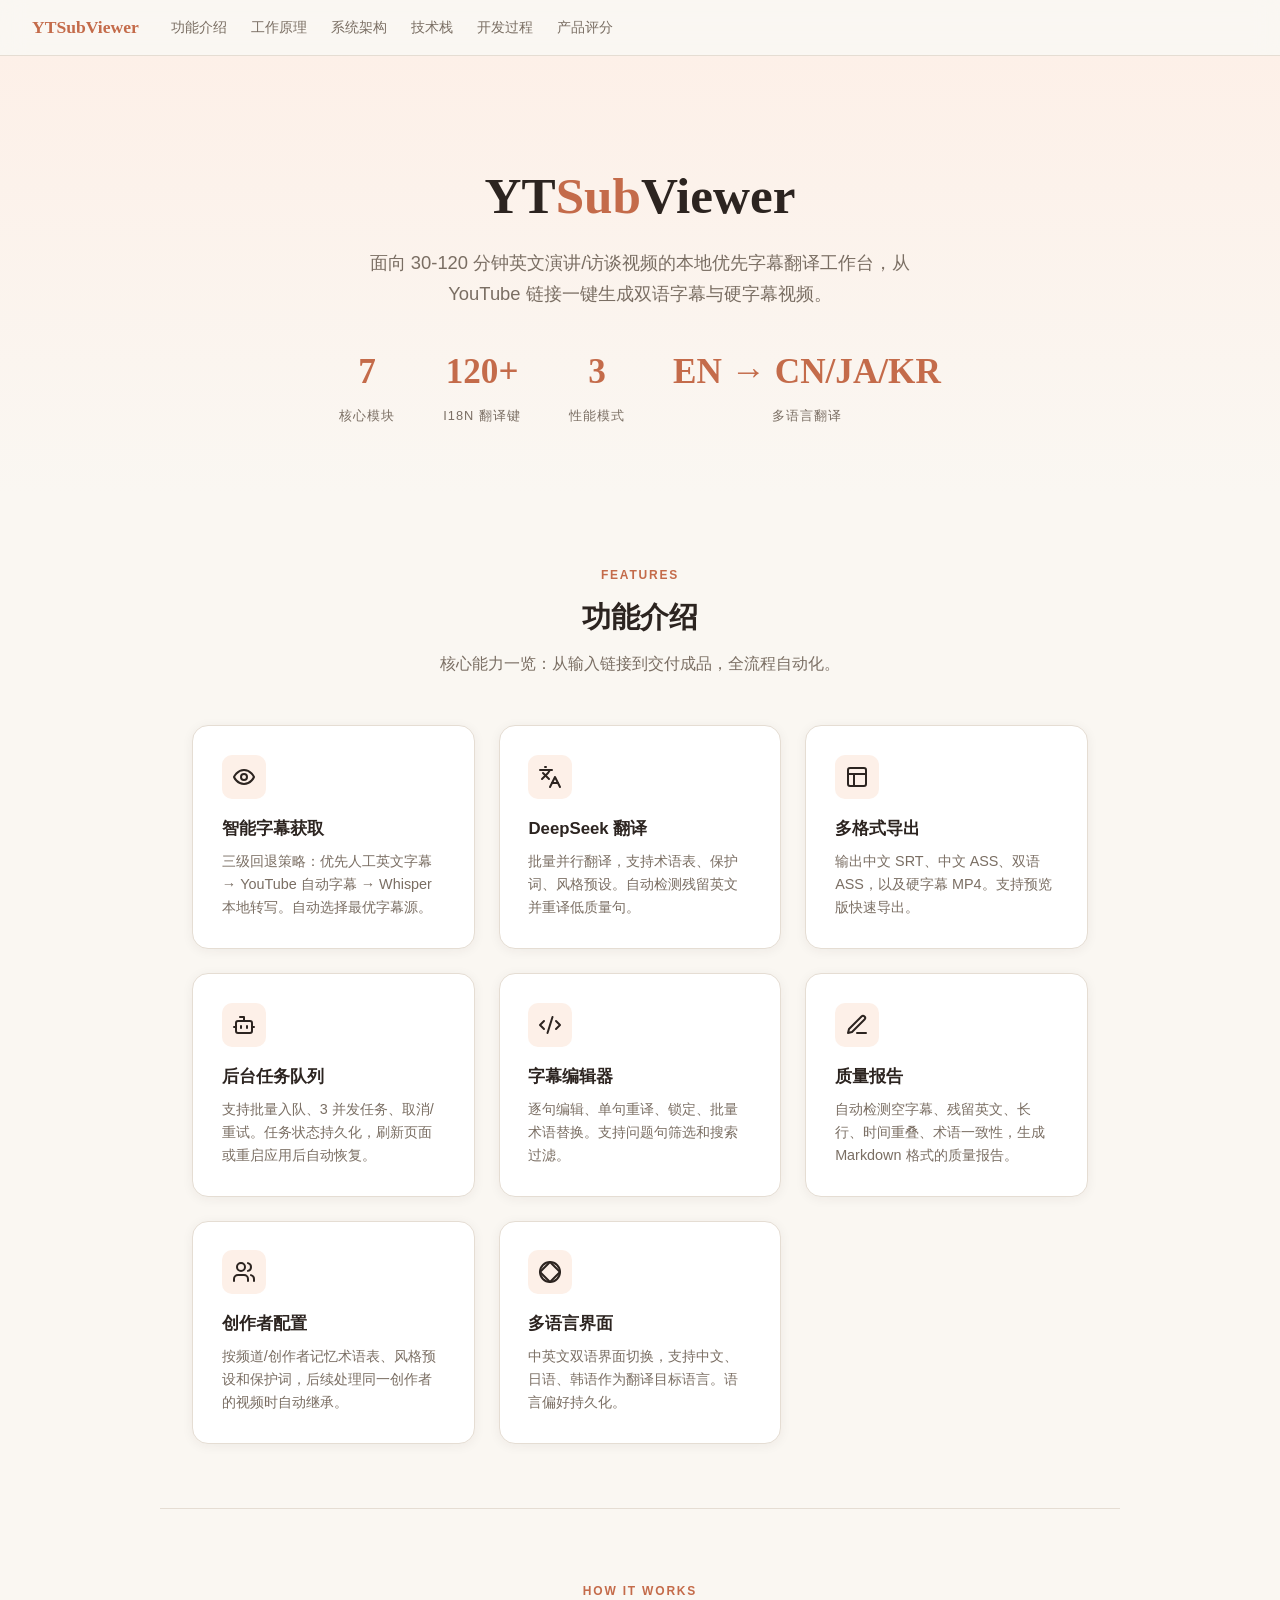
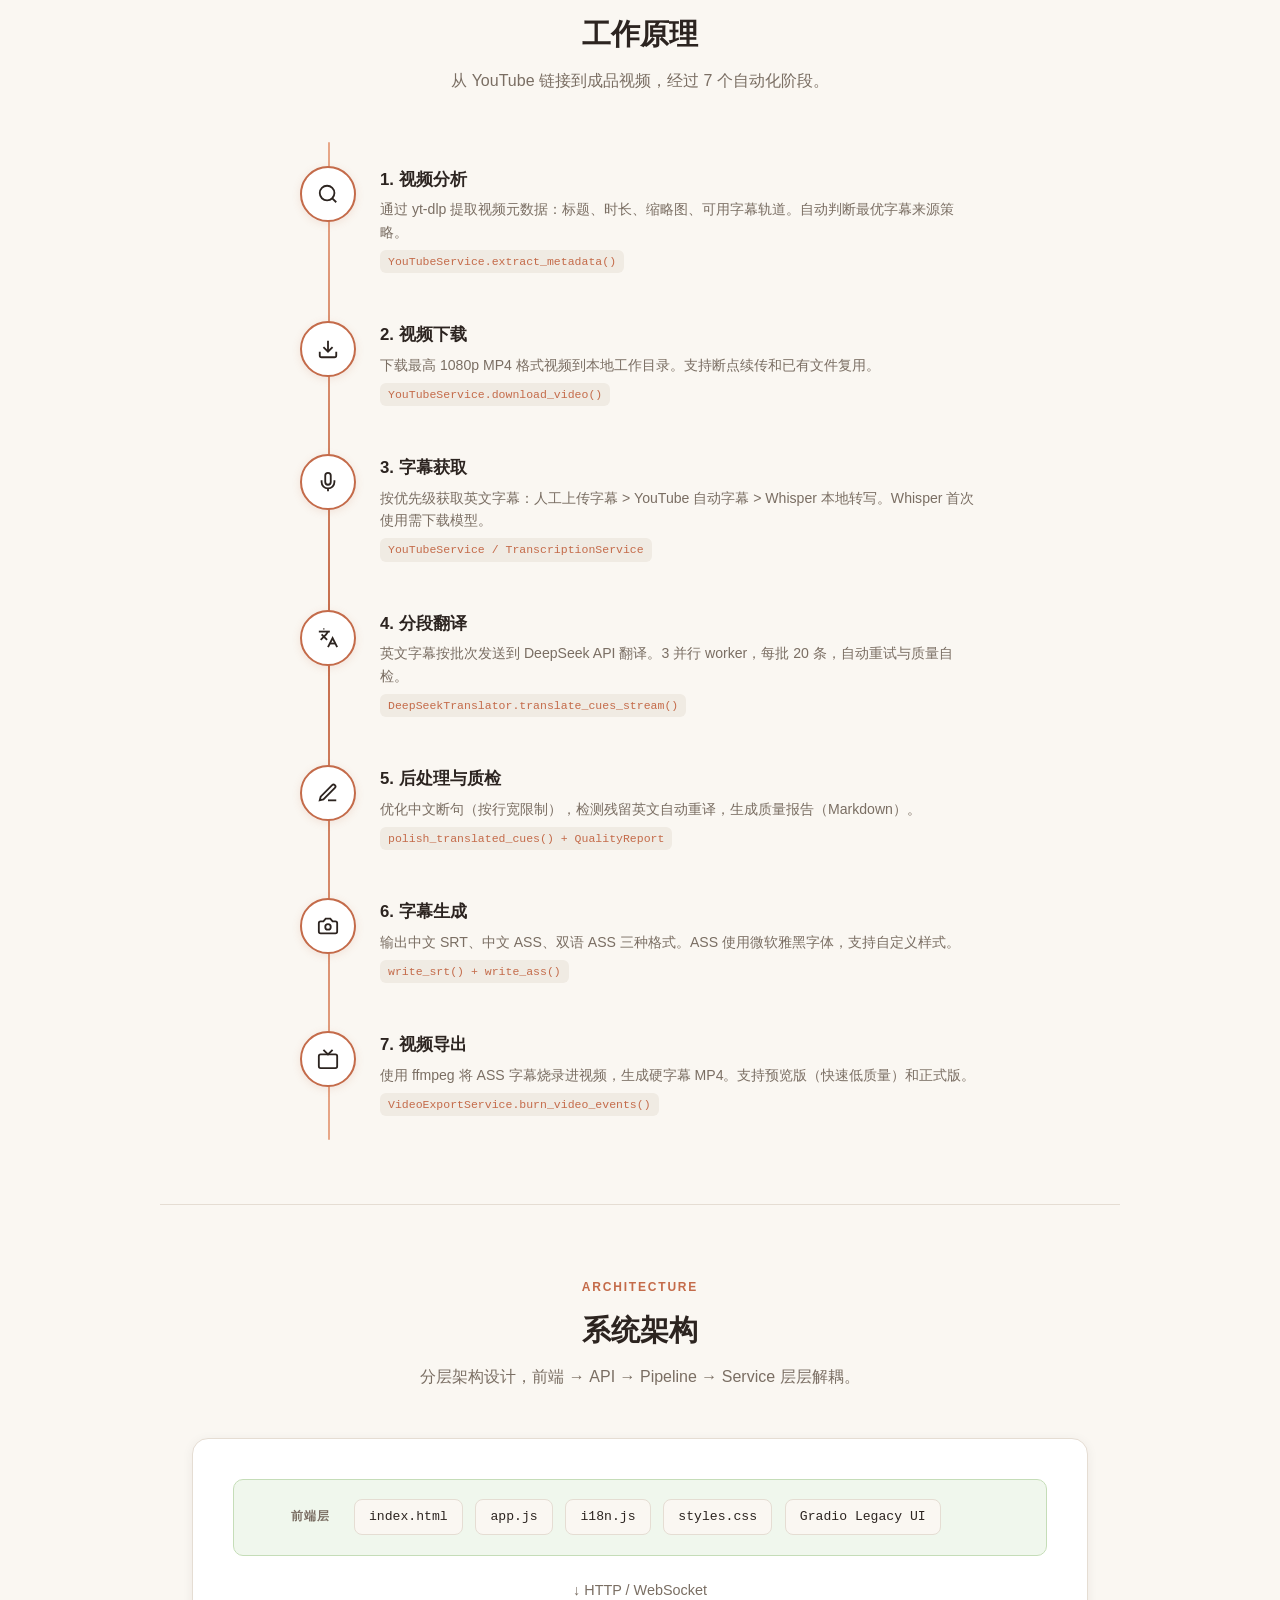
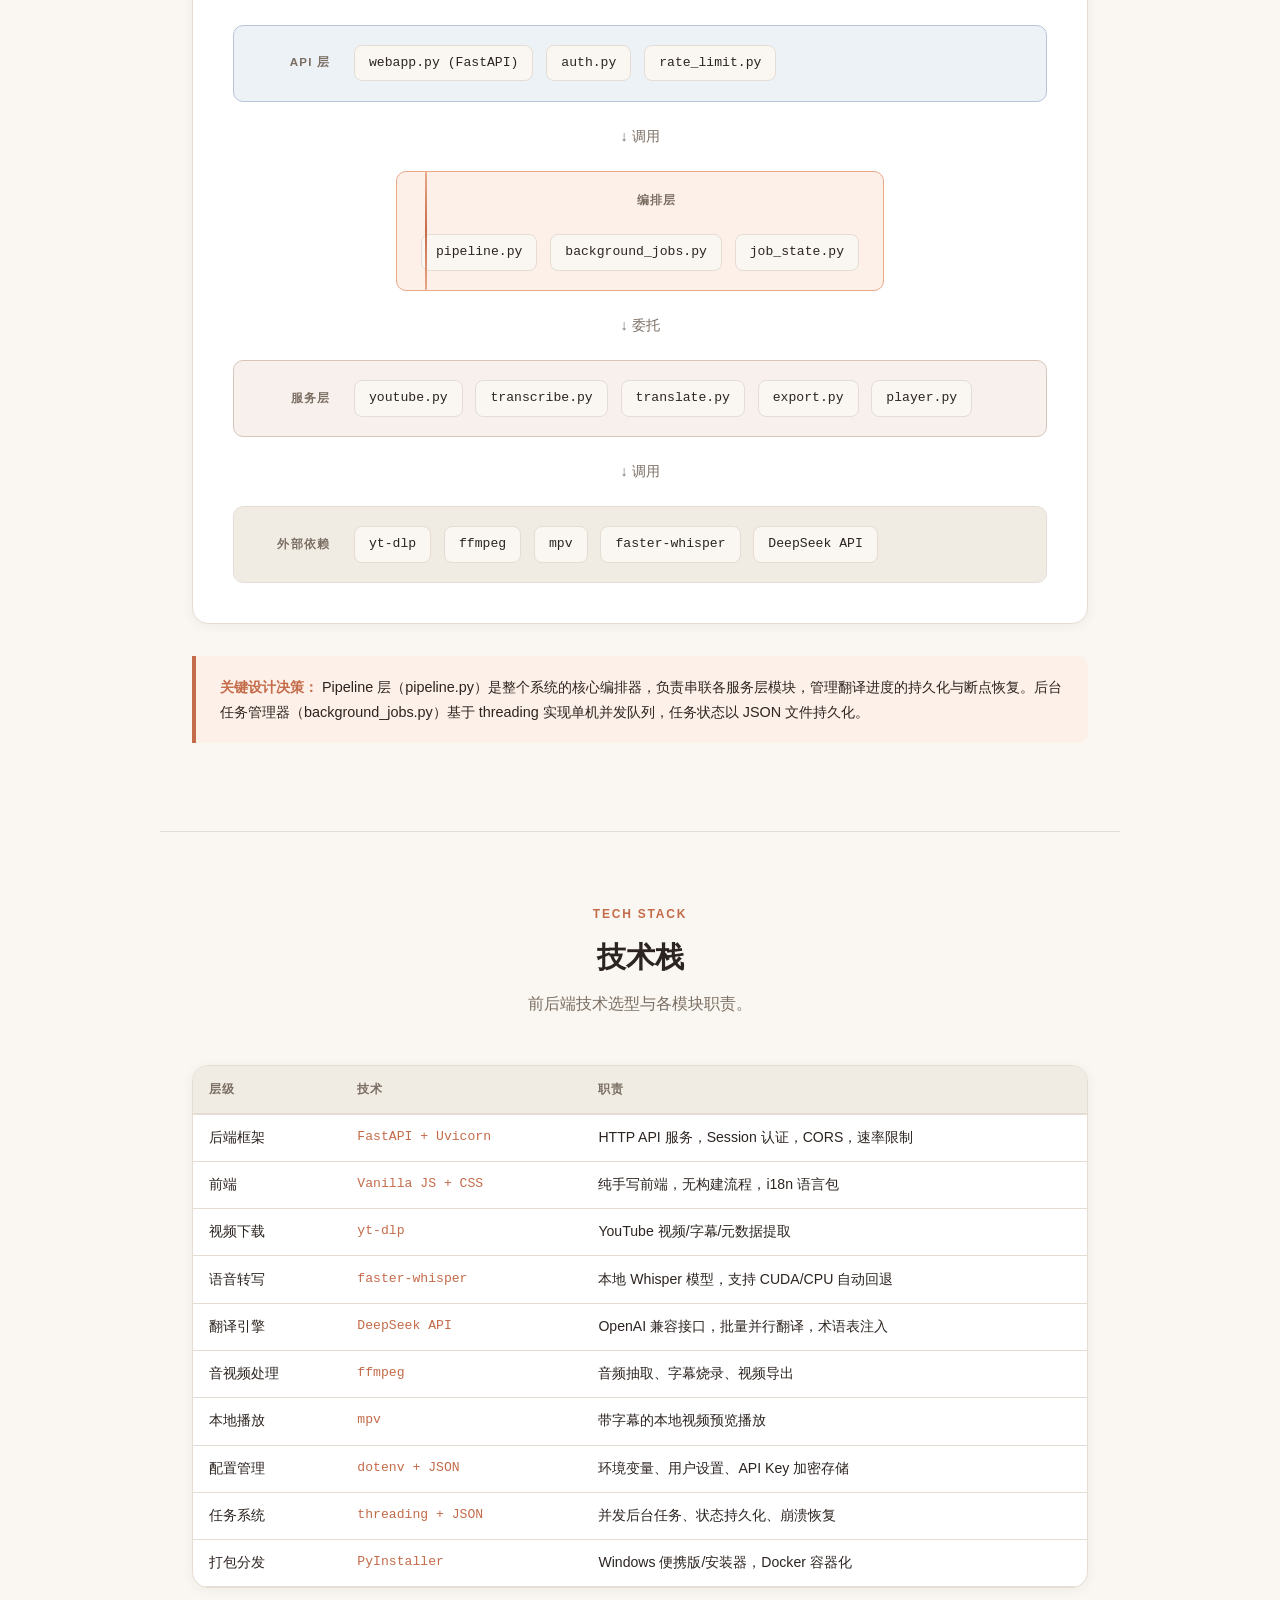
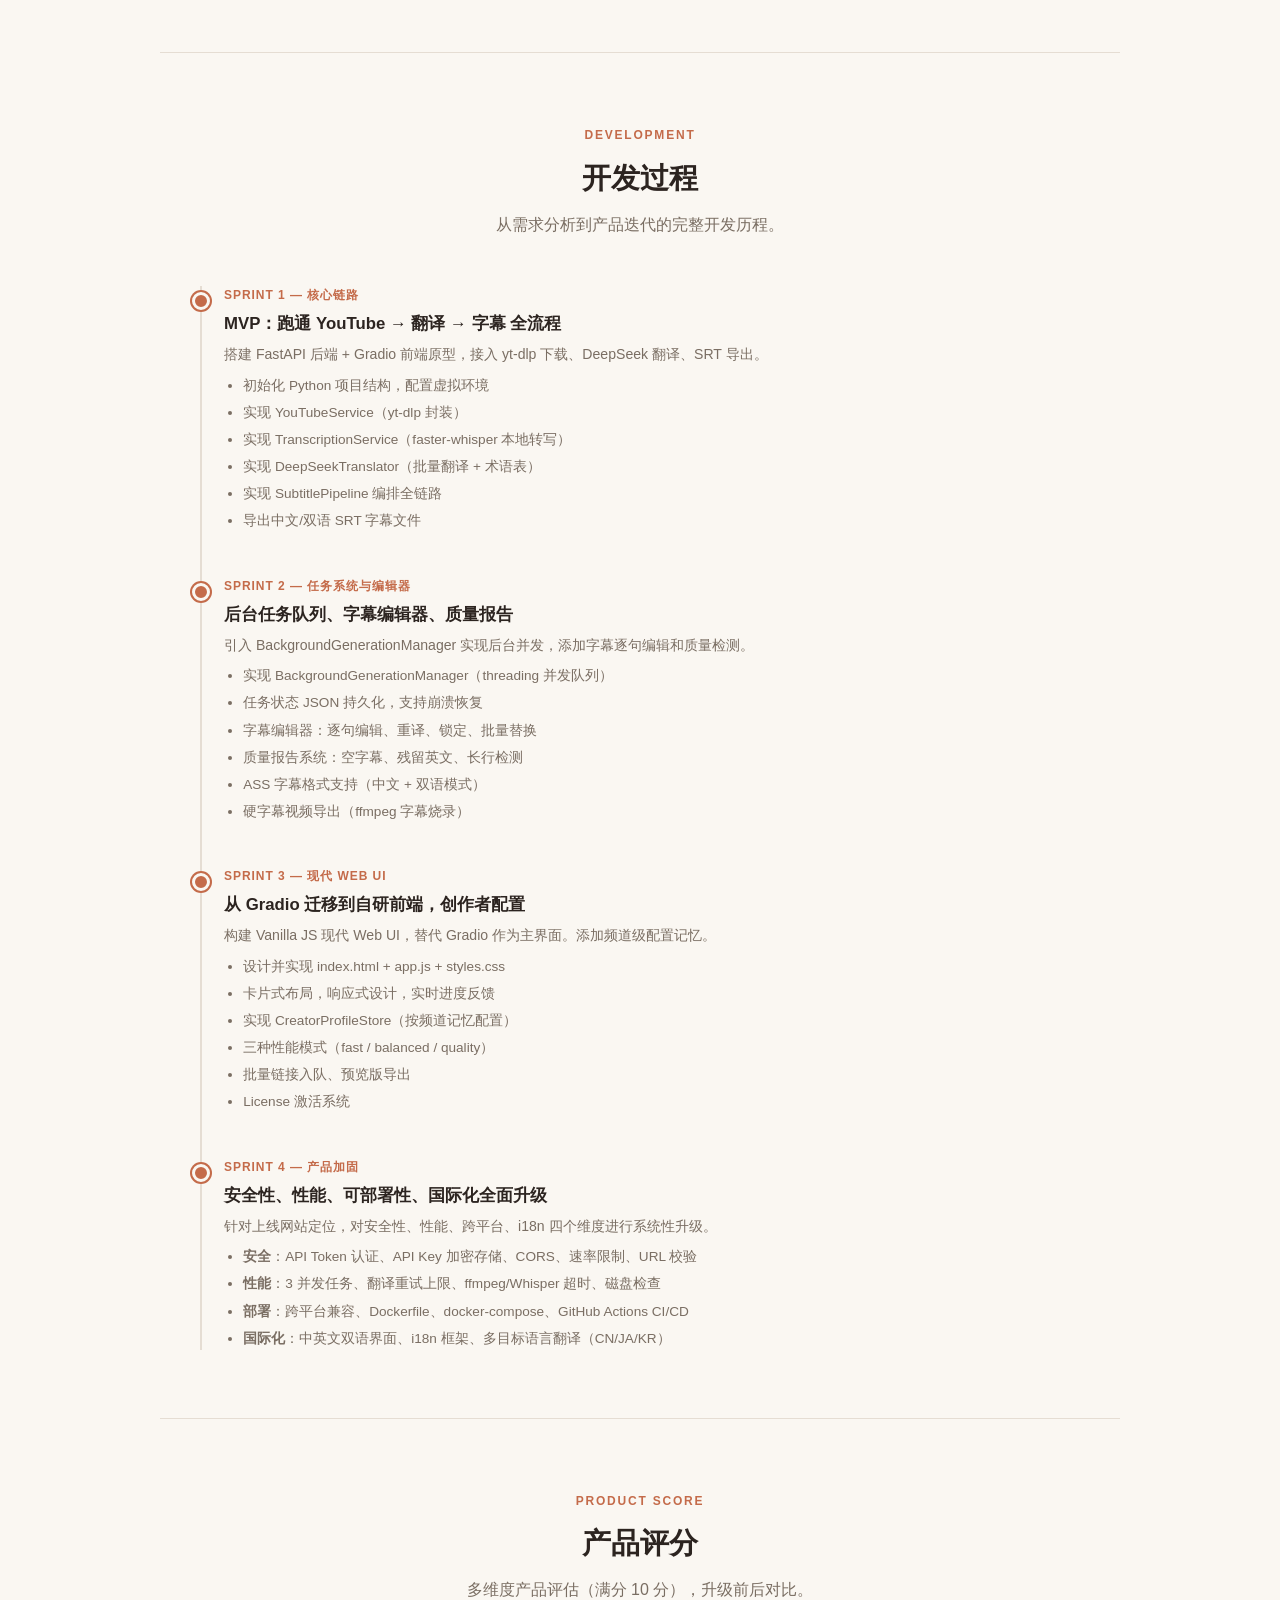
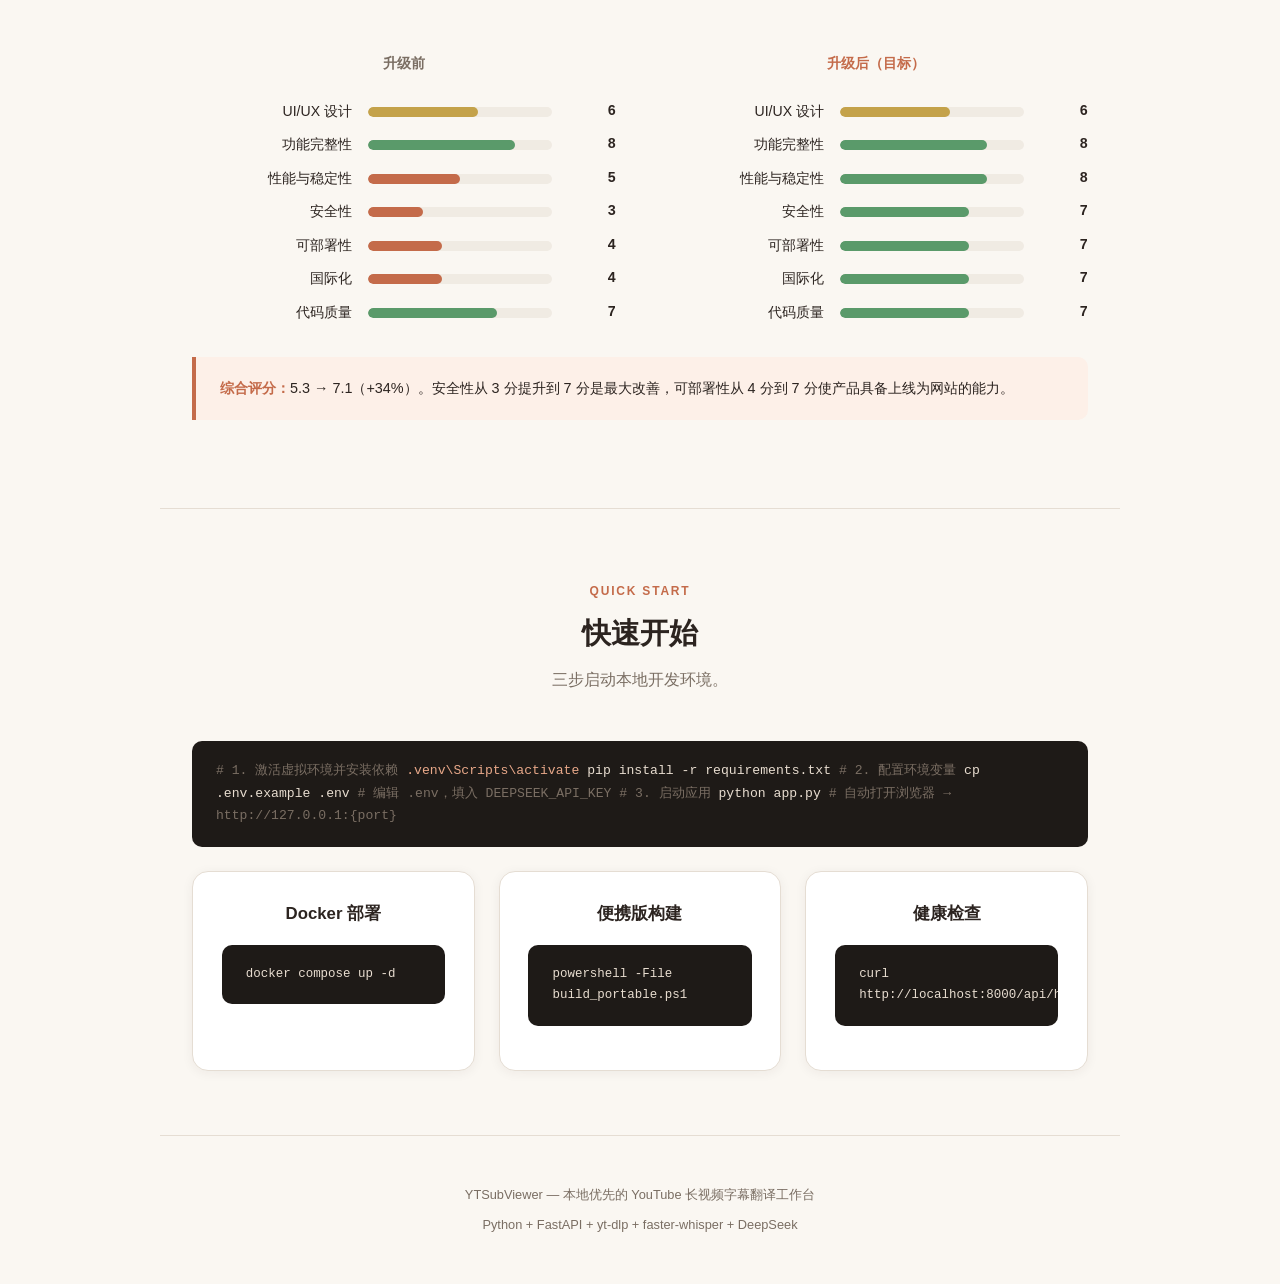
<file: docs/index.html>
<!DOCTYPE html>
<html lang="zh-CN">
<head>
  <meta charset="UTF-8">
  <meta name="viewport" content="width=device-width, initial-scale=1.0">
  <title>YTSubViewer — 产品介绍</title>
  <style>
    :root {
      --bg: #faf7f2;
      --bg-alt: #f0ebe3;
      --bg-card: #ffffff;
      --text: #2c2420;
      --text-muted: #7a6e63;
      --accent: #c46b4a;
      --accent-light: #e8a889;
      --accent-bg: #fdf0e8;
      --border: #e5ddd3;
      --shadow: 0 2px 12px rgba(44, 36, 32, 0.06);
      --radius: 16px;
      --radius-sm: 10px;
      --font-serif: "Noto Serif SC", "Source Han Serif SC", "Songti SC", serif;
      --font-sans: "Noto Sans SC", "Source Han Sans SC", -apple-system, BlinkMacSystemFont, sans-serif;
      --mono: "JetBrains Mono", "Fira Code", "Cascadia Code", monospace;
    }

    * { margin: 0; padding: 0; box-sizing: border-box; }

    html {
      scroll-behavior: smooth;
      font-size: 16px;
    }

    body {
      font-family: var(--font-sans);
      background: var(--bg);
      color: var(--text);
      line-height: 1.7;
      -webkit-font-smoothing: antialiased;
    }

    /* ── Navigation ── */
    nav {
      position: fixed;
      top: 0;
      left: 0;
      right: 0;
      z-index: 100;
      background: rgba(250, 247, 242, 0.85);
      backdrop-filter: blur(12px);
      border-bottom: 1px solid var(--border);
      padding: 0 2rem;
      display: flex;
      align-items: center;
      height: 56px;
      gap: 2rem;
    }
    nav .logo {
      font-family: var(--font-serif);
      font-weight: 700;
      font-size: 1.1rem;
      color: var(--accent);
      white-space: nowrap;
    }
    nav .nav-links {
      display: flex;
      gap: 1.5rem;
      overflow-x: auto;
    }
    nav a {
      font-size: 0.85rem;
      color: var(--text-muted);
      text-decoration: none;
      white-space: nowrap;
      transition: color 0.2s;
    }
    nav a:hover { color: var(--accent); }

    /* ── Hero ── */
    .hero {
      margin-top: 56px;
      padding: 6rem 2rem 4rem;
      text-align: center;
      background: linear-gradient(180deg, var(--accent-bg) 0%, var(--bg) 100%);
    }
    .hero h1 {
      font-family: var(--font-serif);
      font-size: clamp(2rem, 5vw, 3.2rem);
      font-weight: 700;
      color: var(--text);
      margin-bottom: 0.5rem;
    }
    .hero h1 span { color: var(--accent); }
    .hero .tagline {
      font-size: 1.15rem;
      color: var(--text-muted);
      max-width: 560px;
      margin: 0 auto 2rem;
    }
    .hero-stats {
      display: flex;
      justify-content: center;
      gap: 3rem;
      flex-wrap: wrap;
      margin-top: 2rem;
    }
    .hero-stat {
      text-align: center;
    }
    .hero-stat .num {
      font-family: var(--font-serif);
      font-size: 2.2rem;
      font-weight: 700;
      color: var(--accent);
      display: block;
    }
    .hero-stat .label {
      font-size: 0.8rem;
      color: var(--text-muted);
      text-transform: uppercase;
      letter-spacing: 0.08em;
    }

    /* ── Section layout ── */
    section {
      max-width: 960px;
      margin: 0 auto;
      padding: 4rem 2rem;
    }
    section + section {
      border-top: 1px solid var(--border);
    }
    .section-header {
      text-align: center;
      margin-bottom: 3rem;
    }
    .section-header .eyebrow {
      font-size: 0.75rem;
      text-transform: uppercase;
      letter-spacing: 0.15em;
      color: var(--accent);
      font-weight: 600;
      margin-bottom: 0.5rem;
    }
    .section-header h2 {
      font-family: var(--font-serif);
      font-size: 1.8rem;
      font-weight: 700;
    }
    .section-header p {
      color: var(--text-muted);
      margin-top: 0.5rem;
      max-width: 600px;
      margin-left: auto;
      margin-right: auto;
    }

    /* ── Cards ── */
    .card-grid {
      display: grid;
      grid-template-columns: repeat(auto-fit, minmax(260px, 1fr));
      gap: 1.5rem;
    }
    .card {
      background: var(--bg-card);
      border: 1px solid var(--border);
      border-radius: var(--radius);
      padding: 1.8rem;
      box-shadow: var(--shadow);
      transition: transform 0.2s, box-shadow 0.2s;
    }
    .card:hover {
      transform: translateY(-2px);
      box-shadow: 0 6px 24px rgba(44, 36, 32, 0.1);
    }
    .card .icon {
      width: 44px;
      height: 44px;
      border-radius: var(--radius-sm);
      background: var(--accent-bg);
      display: flex;
      align-items: center;
      justify-content: center;
      margin-bottom: 1rem;
      font-size: 1.3rem;
    }
    .card h3 {
      font-size: 1.05rem;
      font-weight: 600;
      margin-bottom: 0.4rem;
    }
    .card p {
      font-size: 0.9rem;
      color: var(--text-muted);
      line-height: 1.6;
    }

    /* ── Pipeline / Flow ── */
    .pipeline {
      display: flex;
      flex-direction: column;
      gap: 0;
      position: relative;
      max-width: 680px;
      margin: 0 auto;
    }
    .pipeline::before {
      content: "";
      position: absolute;
      left: 28px;
      top: 0;
      bottom: 0;
      width: 2px;
      background: linear-gradient(180deg, var(--accent-light), var(--accent), var(--accent-light));
      border-radius: 2px;
    }
    .pipe-step {
      display: flex;
      gap: 1.5rem;
      align-items: flex-start;
      padding: 1.5rem 0;
      position: relative;
    }
    .pipe-dot {
      width: 56px;
      height: 56px;
      min-width: 56px;
      border-radius: 50%;
      background: var(--bg-card);
      border: 2px solid var(--accent);
      display: flex;
      align-items: center;
      justify-content: center;
      font-size: 1.4rem;
      z-index: 1;
      box-shadow: 0 2px 8px rgba(196, 107, 74, 0.15);
    }
    .pipe-content h3 {
      font-size: 1.05rem;
      font-weight: 600;
      margin-bottom: 0.25rem;
    }
    .pipe-content p {
      font-size: 0.88rem;
      color: var(--text-muted);
      line-height: 1.6;
    }
    .pipe-content .tech {
      display: inline-block;
      margin-top: 0.4rem;
      font-size: 0.72rem;
      font-family: var(--mono);
      background: var(--bg-alt);
      color: var(--accent);
      padding: 2px 8px;
      border-radius: 6px;
    }

    /* ── Architecture diagram ── */
    .arch-diagram {
      background: var(--bg-card);
      border: 1px solid var(--border);
      border-radius: var(--radius);
      padding: 2.5rem;
      box-shadow: var(--shadow);
      overflow-x: auto;
    }
    .arch-layers {
      display: flex;
      flex-direction: column;
      gap: 1.2rem;
      min-width: 500px;
    }
    .arch-layer {
      border-radius: var(--radius-sm);
      padding: 1.2rem 1.5rem;
      display: flex;
      align-items: center;
      gap: 1.5rem;
    }
    .arch-layer .layer-label {
      font-size: 0.72rem;
      text-transform: uppercase;
      letter-spacing: 0.1em;
      font-weight: 700;
      min-width: 72px;
      text-align: right;
      color: var(--text-muted);
    }
    .arch-layer .layer-items {
      display: flex;
      gap: 0.8rem;
      flex-wrap: wrap;
    }
    .arch-layer .layer-items span {
      font-size: 0.82rem;
      font-family: var(--mono);
      padding: 6px 14px;
      border-radius: 8px;
      background: var(--bg);
      border: 1px solid var(--border);
      white-space: nowrap;
    }
    .arch-layer.frontend { background: #f0f7ed; border: 1px solid #c5ddb8; }
    .arch-layer.api { background: #edf2f7; border: 1px solid #b8c5d8; }
    .arch-layer.pipeline { background: var(--accent-bg); border: 1px solid var(--accent-light); }
    .arch-layer.services { background: #f7f0ed; border: 1px solid #d8c5b8; }
    .arch-layer.external { background: var(--bg-alt); border: 1px solid var(--border); }
    .arch-arrow {
      text-align: center;
      color: var(--text-muted);
      font-size: 0.9rem;
      padding: 0.2rem 0;
    }

    /* ── Timeline (dev process) ── */
    .timeline {
      position: relative;
      padding-left: 2rem;
    }
    .timeline::before {
      content: "";
      position: absolute;
      left: 8px;
      top: 0;
      bottom: 0;
      width: 2px;
      background: var(--border);
    }
    .timeline-item {
      position: relative;
      padding-bottom: 2.5rem;
    }
    .timeline-item:last-child { padding-bottom: 0; }
    .timeline-item::before {
      content: "";
      position: absolute;
      left: -2rem;
      top: 6px;
      width: 12px;
      height: 12px;
      border-radius: 50%;
      background: var(--accent);
      border: 3px solid var(--bg);
      box-shadow: 0 0 0 2px var(--accent);
    }
    .timeline-item .time-label {
      font-size: 0.75rem;
      color: var(--accent);
      font-weight: 600;
      text-transform: uppercase;
      letter-spacing: 0.08em;
      margin-bottom: 0.3rem;
    }
    .timeline-item h3 {
      font-size: 1.05rem;
      font-weight: 600;
      margin-bottom: 0.3rem;
    }
    .timeline-item p {
      font-size: 0.88rem;
      color: var(--text-muted);
      line-height: 1.6;
    }
    .timeline-item ul {
      margin-top: 0.5rem;
      padding-left: 1.2rem;
      font-size: 0.85rem;
      color: var(--text-muted);
    }
    .timeline-item ul li { margin-bottom: 0.25rem; }

    /* ── Tech stack table ── */
    .tech-table {
      width: 100%;
      border-collapse: collapse;
      font-size: 0.88rem;
    }
    .tech-table th {
      text-align: left;
      padding: 0.8rem 1rem;
      background: var(--bg-alt);
      border-bottom: 2px solid var(--border);
      font-weight: 600;
      font-size: 0.78rem;
      text-transform: uppercase;
      letter-spacing: 0.06em;
      color: var(--text-muted);
    }
    .tech-table td {
      padding: 0.7rem 1rem;
      border-bottom: 1px solid var(--border);
      vertical-align: top;
    }
    .tech-table tr:hover td { background: var(--accent-bg); }
    .tech-table .mono {
      font-family: var(--mono);
      font-size: 0.82rem;
      color: var(--accent);
    }

    /* ── Score bar ── */
    .score-grid {
      display: grid;
      grid-template-columns: 160px 1fr 48px;
      gap: 0.6rem 1rem;
      align-items: center;
      max-width: 600px;
      margin: 0 auto;
    }
    .score-label {
      font-size: 0.88rem;
      font-weight: 500;
      text-align: right;
    }
    .score-bar {
      height: 10px;
      background: var(--bg-alt);
      border-radius: 6px;
      overflow: hidden;
    }
    .score-bar .fill {
      height: 100%;
      border-radius: 6px;
      transition: width 1s ease;
    }
    .score-bar .fill.high { background: #5a9a6a; }
    .score-bar .fill.mid { background: #c4a24a; }
    .score-bar .fill.low { background: var(--accent); }
    .score-val {
      font-family: var(--mono);
      font-size: 0.88rem;
      font-weight: 700;
      text-align: right;
    }

    /* ── Code block ── */
    .code-block {
      background: #1e1a17;
      color: #e8ddd0;
      border-radius: var(--radius-sm);
      padding: 1.2rem 1.5rem;
      font-family: var(--mono);
      font-size: 0.82rem;
      line-height: 1.7;
      overflow-x: auto;
      margin: 1rem 0;
    }
    .code-block .comment { color: #7a6e63; }
    .code-block .keyword { color: #e8a889; }
    .code-block .string { color: #8ab87a; }

    /* ── Callout ── */
    .callout {
      background: var(--accent-bg);
      border-left: 4px solid var(--accent);
      border-radius: 0 var(--radius-sm) var(--radius-sm) 0;
      padding: 1.2rem 1.5rem;
      margin: 1.5rem 0;
      font-size: 0.9rem;
    }
    .callout strong { color: var(--accent); }

    /* ── Footer ── */
    footer {
      text-align: center;
      padding: 3rem 2rem;
      font-size: 0.8rem;
      color: var(--text-muted);
      border-top: 1px solid var(--border);
      max-width: 960px;
      margin: 0 auto;
    }

    /* ── Responsive ── */
    @media (max-width: 640px) {
      nav { padding: 0 1rem; gap: 1rem; }
      .hero { padding: 4rem 1.5rem 3rem; }
      .hero-stats { gap: 1.5rem; }
      section { padding: 3rem 1.5rem; }
      .card-grid { grid-template-columns: 1fr; }
      .arch-diagram { padding: 1.2rem; }
      .score-grid { grid-template-columns: 120px 1fr 36px; }
    }
  </style>
</head>
<body>

<!-- ════════════════════════════════════════════════ Navigation ════════════════════════════════════════════════ -->
<nav>
  <div class="logo">YTSubViewer</div>
  <div class="nav-links">
    <a href="#features">功能介绍</a>
    <a href="#pipeline">工作原理</a>
    <a href="#architecture">系统架构</a>
    <a href="#tech-stack">技术栈</a>
    <a href="#dev-process">开发过程</a>
    <a href="#product-score">产品评分</a>
  </div>
</nav>

<!-- ════════════════════════════════════════════════ Hero ════════════════════════════════════════════════ -->
<header class="hero">
  <h1>YT<span>Sub</span>Viewer</h1>
  <p class="tagline">面向 30-120 分钟英文演讲/访谈视频的本地优先字幕翻译工作台，从 YouTube 链接一键生成双语字幕与硬字幕视频。</p>
  <div class="hero-stats">
    <div class="hero-stat">
      <span class="num">7</span>
      <span class="label">核心模块</span>
    </div>
    <div class="hero-stat">
      <span class="num">120+</span>
      <span class="label">i18n 翻译键</span>
    </div>
    <div class="hero-stat">
      <span class="num">3</span>
      <span class="label">性能模式</span>
    </div>
    <div class="hero-stat">
      <span class="num">EN → CN/JA/KR</span>
      <span class="label">多语言翻译</span>
    </div>
  </div>
</header>

<!-- ════════════════════════════════════════════════ Features ════════════════════════════════════════════════ -->
<section id="features">
  <div class="section-header">
    <p class="eyebrow">Features</p>
    <h2>功能介绍</h2>
    <p>核心能力一览：从输入链接到交付成品，全流程自动化。</p>
  </div>

  <div class="card-grid">
    <div class="card">
      <div class="icon">
        <svg width="24" height="24" viewBox="0 0 24 24" fill="none" stroke="currentColor" stroke-width="2" stroke-linecap="round" stroke-linejoin="round"><path d="M2 12s3-7 10-7 10 7 10 7-3 7-10 7-10-7-10-7Z"/><circle cx="12" cy="12" r="3"/></svg>
      </div>
      <h3>智能字幕获取</h3>
      <p>三级回退策略：优先人工英文字幕 → YouTube 自动字幕 → Whisper 本地转写。自动选择最优字幕源。</p>
    </div>

    <div class="card">
      <div class="icon">
        <svg width="24" height="24" viewBox="0 0 24 24" fill="none" stroke="currentColor" stroke-width="2" stroke-linecap="round" stroke-linejoin="round"><path d="m5 8 6 6"/><path d="m4 14 6-6 2-3"/><path d="M2 5h12"/><path d="M7 2h1"/><path d="m22 22-5-10-5 10"/><path d="M14 18h6"/></svg>
      </div>
      <h3>DeepSeek 翻译</h3>
      <p>批量并行翻译，支持术语表、保护词、风格预设。自动检测残留英文并重译低质量句。</p>
    </div>

    <div class="card">
      <div class="icon">
        <svg width="24" height="24" viewBox="0 0 24 24" fill="none" stroke="currentColor" stroke-width="2" stroke-linecap="round" stroke-linejoin="round"><rect width="18" height="18" x="3" y="3" rx="2"/><path d="M3 9h18"/><path d="M9 21V9"/></svg>
      </div>
      <h3>多格式导出</h3>
      <p>输出中文 SRT、中文 ASS、双语 ASS，以及硬字幕 MP4。支持预览版快速导出。</p>
    </div>

    <div class="card">
      <div class="icon">
        <svg width="24" height="24" viewBox="0 0 24 24" fill="none" stroke="currentColor" stroke-width="2" stroke-linecap="round" stroke-linejoin="round"><path d="M12 8V4H8"/><rect width="16" height="12" x="4" y="8" rx="2"/><path d="M2 14h2"/><path d="M20 14h2"/><path d="M15 13v2"/><path d="M9 13v2"/></svg>
      </div>
      <h3>后台任务队列</h3>
      <p>支持批量入队、3 并发任务、取消/重试。任务状态持久化，刷新页面或重启应用后自动恢复。</p>
    </div>

    <div class="card">
      <div class="icon">
        <svg width="24" height="24" viewBox="0 0 24 24" fill="none" stroke="currentColor" stroke-width="2" stroke-linecap="round" stroke-linejoin="round"><path d="m18 16 4-4-4-4"/><path d="m6 8-4 4 4 4"/><path d="m14.5 4-5 16"/></svg>
      </div>
      <h3>字幕编辑器</h3>
      <p>逐句编辑、单句重译、锁定、批量术语替换。支持问题句筛选和搜索过滤。</p>
    </div>

    <div class="card">
      <div class="icon">
        <svg width="24" height="24" viewBox="0 0 24 24" fill="none" stroke="currentColor" stroke-width="2" stroke-linecap="round" stroke-linejoin="round"><path d="M12 20h9"/><path d="M16.5 3.5a2.12 2.12 0 0 1 3 3L7 19l-4 1 1-4Z"/></svg>
      </div>
      <h3>质量报告</h3>
      <p>自动检测空字幕、残留英文、长行、时间重叠、术语一致性，生成 Markdown 格式的质量报告。</p>
    </div>

    <div class="card">
      <div class="icon">
        <svg width="24" height="24" viewBox="0 0 24 24" fill="none" stroke="currentColor" stroke-width="2" stroke-linecap="round" stroke-linejoin="round"><path d="M16 21v-2a4 4 0 0 0-4-4H6a4 4 0 0 0-4 4v2"/><circle cx="9" cy="7" r="4"/><path d="M22 21v-2a4 4 0 0 0-3-3.87"/><path d="M16 3.13a4 4 0 0 1 0 7.75"/></svg>
      </div>
      <h3>创作者配置</h3>
      <p>按频道/创作者记忆术语表、风格预设和保护词，后续处理同一创作者的视频时自动继承。</p>
    </div>

    <div class="card">
      <div class="icon">
        <svg width="24" height="24" viewBox="0 0 24 24" fill="none" stroke="currentColor" stroke-width="2" stroke-linecap="round" stroke-linejoin="round"><circle cx="12" cy="12" r="10"/><path d="m2 12 10 10 10-10"/><path d="m2 12 10-10 10 10"/></svg>
      </div>
      <h3>多语言界面</h3>
      <p>中英文双语界面切换，支持中文、日语、韩语作为翻译目标语言。语言偏好持久化。</p>
    </div>
  </div>
</section>

<!-- ════════════════════════════════════════════════ Pipeline ════════════════════════════════════════════════ -->
<section id="pipeline">
  <div class="section-header">
    <p class="eyebrow">How It Works</p>
    <h2>工作原理</h2>
    <p>从 YouTube 链接到成品视频，经过 7 个自动化阶段。</p>
  </div>

  <div class="pipeline">
    <div class="pipe-step">
      <div class="pipe-dot">
        <svg width="22" height="22" viewBox="0 0 24 24" fill="none" stroke="currentColor" stroke-width="2"><circle cx="11" cy="11" r="8"/><path d="m21 21-4.3-4.3"/></svg>
      </div>
      <div class="pipe-content">
        <h3>1. 视频分析</h3>
        <p>通过 yt-dlp 提取视频元数据：标题、时长、缩略图、可用字幕轨道。自动判断最优字幕来源策略。</p>
        <span class="tech">YouTubeService.extract_metadata()</span>
      </div>
    </div>

    <div class="pipe-step">
      <div class="pipe-dot">
        <svg width="22" height="22" viewBox="0 0 24 24" fill="none" stroke="currentColor" stroke-width="2"><path d="M21 15v4a2 2 0 0 1-2 2H5a2 2 0 0 1-2-2v-4"/><polyline points="7 10 12 15 17 10"/><line x1="12" y1="15" x2="12" y2="3"/></svg>
      </div>
      <div class="pipe-content">
        <h3>2. 视频下载</h3>
        <p>下载最高 1080p MP4 格式视频到本地工作目录。支持断点续传和已有文件复用。</p>
        <span class="tech">YouTubeService.download_video()</span>
      </div>
    </div>

    <div class="pipe-step">
      <div class="pipe-dot">
        <svg width="22" height="22" viewBox="0 0 24 24" fill="none" stroke="currentColor" stroke-width="2"><path d="M12 2a3 3 0 0 0-3 3v7a3 3 0 0 0 6 0V5a3 3 0 0 0-3-3Z"/><path d="M19 10v2a7 7 0 0 1-14 0v-2"/><line x1="12" y1="19" x2="12" y2="22"/></svg>
      </div>
      <div class="pipe-content">
        <h3>3. 字幕获取</h3>
        <p>按优先级获取英文字幕：人工上传字幕 > YouTube 自动字幕 > Whisper 本地转写。Whisper 首次使用需下载模型。</p>
        <span class="tech">YouTubeService / TranscriptionService</span>
      </div>
    </div>

    <div class="pipe-step">
      <div class="pipe-dot">
        <svg width="22" height="22" viewBox="0 0 24 24" fill="none" stroke="currentColor" stroke-width="2"><path d="m5 8 6 6"/><path d="m4 14 6-6 2-3"/><path d="M2 5h12"/><path d="M7 2h1"/><path d="m22 22-5-10-5 10"/><path d="M14 18h6"/></svg>
      </div>
      <div class="pipe-content">
        <h3>4. 分段翻译</h3>
        <p>英文字幕按批次发送到 DeepSeek API 翻译。3 并行 worker，每批 20 条，自动重试与质量自检。</p>
        <span class="tech">DeepSeekTranslator.translate_cues_stream()</span>
      </div>
    </div>

    <div class="pipe-step">
      <div class="pipe-dot">
        <svg width="22" height="22" viewBox="0 0 24 24" fill="none" stroke="currentColor" stroke-width="2"><path d="M12 20h9"/><path d="M16.5 3.5a2.12 2.12 0 0 1 3 3L7 19l-4 1 1-4Z"/></svg>
      </div>
      <div class="pipe-content">
        <h3>5. 后处理与质检</h3>
        <p>优化中文断句（按行宽限制），检测残留英文自动重译，生成质量报告（Markdown）。</p>
        <span class="tech">polish_translated_cues() + QualityReport</span>
      </div>
    </div>

    <div class="pipe-step">
      <div class="pipe-dot">
        <svg width="22" height="22" viewBox="0 0 24 24" fill="none" stroke="currentColor" stroke-width="2"><path d="M14.5 4h-5L7 7H4a2 2 0 0 0-2 2v9a2 2 0 0 0 2 2h16a2 2 0 0 0 2-2V9a2 2 0 0 0-2-2h-3l-2.5-3z"/><circle cx="12" cy="13" r="3"/></svg>
      </div>
      <div class="pipe-content">
        <h3>6. 字幕生成</h3>
        <p>输出中文 SRT、中文 ASS、双语 ASS 三种格式。ASS 使用微软雅黑字体，支持自定义样式。</p>
        <span class="tech">write_srt() + write_ass()</span>
      </div>
    </div>

    <div class="pipe-step">
      <div class="pipe-dot">
        <svg width="22" height="22" viewBox="0 0 24 24" fill="none" stroke="currentColor" stroke-width="2"><rect width="20" height="15" x="2" y="7" rx="2" ry="2"/><polyline points="17 2 12 7 7 2"/></svg>
      </div>
      <div class="pipe-content">
        <h3>7. 视频导出</h3>
        <p>使用 ffmpeg 将 ASS 字幕烧录进视频，生成硬字幕 MP4。支持预览版（快速低质量）和正式版。</p>
        <span class="tech">VideoExportService.burn_video_events()</span>
      </div>
    </div>
  </div>
</section>

<!-- ════════════════════════════════════════════════ Architecture ════════════════════════════════════════════════ -->
<section id="architecture">
  <div class="section-header">
    <p class="eyebrow">Architecture</p>
    <h2>系统架构</h2>
    <p>分层架构设计，前端 → API → Pipeline → Service 层层解耦。</p>
  </div>

  <div class="arch-diagram">
    <div class="arch-layers">
      <div class="arch-layer frontend">
        <span class="layer-label">前端层</span>
        <div class="layer-items">
          <span>index.html</span>
          <span>app.js</span>
          <span>i18n.js</span>
          <span>styles.css</span>
          <span>Gradio Legacy UI</span>
        </div>
      </div>

      <div class="arch-arrow">↓ HTTP / WebSocket</div>

      <div class="arch-layer api">
        <span class="layer-label">API 层</span>
        <div class="layer-items">
          <span>webapp.py (FastAPI)</span>
          <span>auth.py</span>
          <span>rate_limit.py</span>
        </div>
      </div>

      <div class="arch-arrow">↓ 调用</div>

      <div class="arch-layer pipeline">
        <span class="layer-label">编排层</span>
        <div class="layer-items">
          <span>pipeline.py</span>
          <span>background_jobs.py</span>
          <span>job_state.py</span>
        </div>
      </div>

      <div class="arch-arrow">↓ 委托</div>

      <div class="arch-layer services">
        <span class="layer-label">服务层</span>
        <div class="layer-items">
          <span>youtube.py</span>
          <span>transcribe.py</span>
          <span>translate.py</span>
          <span>export.py</span>
          <span>player.py</span>
        </div>
      </div>

      <div class="arch-arrow">↓ 调用</div>

      <div class="arch-layer external">
        <span class="layer-label">外部依赖</span>
        <div class="layer-items">
          <span>yt-dlp</span>
          <span>ffmpeg</span>
          <span>mpv</span>
          <span>faster-whisper</span>
          <span>DeepSeek API</span>
        </div>
      </div>
    </div>
  </div>

  <div class="callout" style="margin-top: 2rem;">
    <strong>关键设计决策：</strong> Pipeline 层（pipeline.py）是整个系统的核心编排器，负责串联各服务层模块，管理翻译进度的持久化与断点恢复。后台任务管理器（background_jobs.py）基于 threading 实现单机并发队列，任务状态以 JSON 文件持久化。
  </div>
</section>

<!-- ════════════════════════════════════════════════ Tech Stack ════════════════════════════════════════════════ -->
<section id="tech-stack">
  <div class="section-header">
    <p class="eyebrow">Tech Stack</p>
    <h2>技术栈</h2>
    <p>前后端技术选型与各模块职责。</p>
  </div>

  <div class="arch-diagram" style="padding: 0; overflow: hidden;">
    <table class="tech-table">
      <thead>
        <tr>
          <th>层级</th>
          <th>技术</th>
          <th>职责</th>
        </tr>
      </thead>
      <tbody>
        <tr>
          <td>后端框架</td>
          <td class="mono">FastAPI + Uvicorn</td>
          <td>HTTP API 服务，Session 认证，CORS，速率限制</td>
        </tr>
        <tr>
          <td>前端</td>
          <td class="mono">Vanilla JS + CSS</td>
          <td>纯手写前端，无构建流程，i18n 语言包</td>
        </tr>
        <tr>
          <td>视频下载</td>
          <td class="mono">yt-dlp</td>
          <td>YouTube 视频/字幕/元数据提取</td>
        </tr>
        <tr>
          <td>语音转写</td>
          <td class="mono">faster-whisper</td>
          <td>本地 Whisper 模型，支持 CUDA/CPU 自动回退</td>
        </tr>
        <tr>
          <td>翻译引擎</td>
          <td class="mono">DeepSeek API</td>
          <td>OpenAI 兼容接口，批量并行翻译，术语表注入</td>
        </tr>
        <tr>
          <td>音视频处理</td>
          <td class="mono">ffmpeg</td>
          <td>音频抽取、字幕烧录、视频导出</td>
        </tr>
        <tr>
          <td>本地播放</td>
          <td class="mono">mpv</td>
          <td>带字幕的本地视频预览播放</td>
        </tr>
        <tr>
          <td>配置管理</td>
          <td class="mono">dotenv + JSON</td>
          <td>环境变量、用户设置、API Key 加密存储</td>
        </tr>
        <tr>
          <td>任务系统</td>
          <td class="mono">threading + JSON</td>
          <td>并发后台任务、状态持久化、崩溃恢复</td>
        </tr>
        <tr>
          <td>打包分发</td>
          <td class="mono">PyInstaller</td>
          <td>Windows 便携版/安装器，Docker 容器化</td>
        </tr>
      </tbody>
    </table>
  </div>
</section>

<!-- ════════════════════════════════════════════════ Dev Process ════════════════════════════════════════════════ -->
<section id="dev-process">
  <div class="section-header">
    <p class="eyebrow">Development</p>
    <h2>开发过程</h2>
    <p>从需求分析到产品迭代的完整开发历程。</p>
  </div>

  <div class="timeline">
    <div class="timeline-item">
      <p class="time-label">Sprint 1 — 核心链路</p>
      <h3>MVP：跑通 YouTube → 翻译 → 字幕 全流程</h3>
      <p>搭建 FastAPI 后端 + Gradio 前端原型，接入 yt-dlp 下载、DeepSeek 翻译、SRT 导出。</p>
      <ul>
        <li>初始化 Python 项目结构，配置虚拟环境</li>
        <li>实现 YouTubeService（yt-dlp 封装）</li>
        <li>实现 TranscriptionService（faster-whisper 本地转写）</li>
        <li>实现 DeepSeekTranslator（批量翻译 + 术语表）</li>
        <li>实现 SubtitlePipeline 编排全链路</li>
        <li>导出中文/双语 SRT 字幕文件</li>
      </ul>
    </div>

    <div class="timeline-item">
      <p class="time-label">Sprint 2 — 任务系统与编辑器</p>
      <h3>后台任务队列、字幕编辑器、质量报告</h3>
      <p>引入 BackgroundGenerationManager 实现后台并发，添加字幕逐句编辑和质量检测。</p>
      <ul>
        <li>实现 BackgroundGenerationManager（threading 并发队列）</li>
        <li>任务状态 JSON 持久化，支持崩溃恢复</li>
        <li>字幕编辑器：逐句编辑、重译、锁定、批量替换</li>
        <li>质量报告系统：空字幕、残留英文、长行检测</li>
        <li>ASS 字幕格式支持（中文 + 双语模式）</li>
        <li>硬字幕视频导出（ffmpeg 字幕烧录）</li>
      </ul>
    </div>

    <div class="timeline-item">
      <p class="time-label">Sprint 3 — 现代 Web UI</p>
      <h3>从 Gradio 迁移到自研前端，创作者配置</h3>
      <p>构建 Vanilla JS 现代 Web UI，替代 Gradio 作为主界面。添加频道级配置记忆。</p>
      <ul>
        <li>设计并实现 index.html + app.js + styles.css</li>
        <li>卡片式布局，响应式设计，实时进度反馈</li>
        <li>实现 CreatorProfileStore（按频道记忆配置）</li>
        <li>三种性能模式（fast / balanced / quality）</li>
        <li>批量链接入队、预览版导出</li>
        <li>License 激活系统</li>
      </ul>
    </div>

    <div class="timeline-item">
      <p class="time-label">Sprint 4 — 产品加固</p>
      <h3>安全性、性能、可部署性、国际化全面升级</h3>
      <p>针对上线网站定位，对安全性、性能、跨平台、i18n 四个维度进行系统性升级。</p>
      <ul>
        <li><strong>安全</strong>：API Token 认证、API Key 加密存储、CORS、速率限制、URL 校验</li>
        <li><strong>性能</strong>：3 并发任务、翻译重试上限、ffmpeg/Whisper 超时、磁盘检查</li>
        <li><strong>部署</strong>：跨平台兼容、Dockerfile、docker-compose、GitHub Actions CI/CD</li>
        <li><strong>国际化</strong>：中英文双语界面、i18n 框架、多目标语言翻译（CN/JA/KR）</li>
      </ul>
    </div>
  </div>
</section>

<!-- ════════════════════════════════════════════════ Product Score ════════════════════════════════════════════════ -->
<section id="product-score">
  <div class="section-header">
    <p class="eyebrow">Product Score</p>
    <h2>产品评分</h2>
    <p>多维度产品评估（满分 10 分），升级前后对比。</p>
  </div>

  <div style="display: grid; grid-template-columns: 1fr 1fr; gap: 3rem;">
    <div>
      <h3 style="font-size: 0.9rem; text-align: center; margin-bottom: 1.5rem; color: var(--text-muted);">升级前</h3>
      <div class="score-grid">
        <span class="score-label">UI/UX 设计</span>
        <div class="score-bar"><div class="fill mid" style="width: 60%"></div></div>
        <span class="score-val">6</span>

        <span class="score-label">功能完整性</span>
        <div class="score-bar"><div class="fill high" style="width: 80%"></div></div>
        <span class="score-val">8</span>

        <span class="score-label">性能与稳定性</span>
        <div class="score-bar"><div class="fill low" style="width: 50%"></div></div>
        <span class="score-val">5</span>

        <span class="score-label">安全性</span>
        <div class="score-bar"><div class="fill low" style="width: 30%"></div></div>
        <span class="score-val">3</span>

        <span class="score-label">可部署性</span>
        <div class="score-bar"><div class="fill low" style="width: 40%"></div></div>
        <span class="score-val">4</span>

        <span class="score-label">国际化</span>
        <div class="score-bar"><div class="fill low" style="width: 40%"></div></div>
        <span class="score-val">4</span>

        <span class="score-label">代码质量</span>
        <div class="score-bar"><div class="fill high" style="width: 70%"></div></div>
        <span class="score-val">7</span>
      </div>
    </div>

    <div>
      <h3 style="font-size: 0.9rem; text-align: center; margin-bottom: 1.5rem; color: var(--accent);">升级后（目标）</h3>
      <div class="score-grid">
        <span class="score-label">UI/UX 设计</span>
        <div class="score-bar"><div class="fill mid" style="width: 60%"></div></div>
        <span class="score-val">6</span>

        <span class="score-label">功能完整性</span>
        <div class="score-bar"><div class="fill high" style="width: 80%"></div></div>
        <span class="score-val">8</span>

        <span class="score-label">性能与稳定性</span>
        <div class="score-bar"><div class="fill high" style="width: 80%"></div></div>
        <span class="score-val">8</span>

        <span class="score-label">安全性</span>
        <div class="score-bar"><div class="fill high" style="width: 70%"></div></div>
        <span class="score-val">7</span>

        <span class="score-label">可部署性</span>
        <div class="score-bar"><div class="fill high" style="width: 70%"></div></div>
        <span class="score-val">7</span>

        <span class="score-label">国际化</span>
        <div class="score-bar"><div class="fill high" style="width: 70%"></div></div>
        <span class="score-val">7</span>

        <span class="score-label">代码质量</span>
        <div class="score-bar"><div class="fill high" style="width: 70%"></div></div>
        <span class="score-val">7</span>
      </div>
    </div>
  </div>

  <div class="callout" style="margin-top: 2rem;">
    <strong>综合评分：</strong>5.3 → 7.1（+34%）。安全性从 3 分提升到 7 分是最大改善，可部署性从 4 分到 7 分使产品具备上线为网站的能力。
  </div>
</section>

<!-- ════════════════════════════════════════════════ Quick Start ════════════════════════════════════════════════ -->
<section id="quick-start">
  <div class="section-header">
    <p class="eyebrow">Quick Start</p>
    <h2>快速开始</h2>
    <p>三步启动本地开发环境。</p>
  </div>

  <div class="code-block">
<span class="comment"># 1. 激活虚拟环境并安装依赖</span>
<span class="keyword">.venv\Scripts\activate</span>
pip install -r requirements.txt

<span class="comment"># 2. 配置环境变量</span>
cp .env.example .env
<span class="comment"># 编辑 .env，填入 DEEPSEEK_API_KEY</span>

<span class="comment"># 3. 启动应用</span>
python app.py
<span class="comment"># 自动打开浏览器 → http://127.0.0.1:{port}</span>
  </div>

  <div style="margin-top: 1.5rem;">
    <div class="card-grid" style="grid-template-columns: repeat(auto-fit, minmax(200px, 1fr));">
      <div class="card" style="text-align: center;">
        <h3>Docker 部署</h3>
        <div class="code-block" style="text-align: left; font-size: 0.78rem;">
docker compose up -d
        </div>
      </div>
      <div class="card" style="text-align: center;">
        <h3>便携版构建</h3>
        <div class="code-block" style="text-align: left; font-size: 0.78rem;">
powershell -File build_portable.ps1
        </div>
      </div>
      <div class="card" style="text-align: center;">
        <h3>健康检查</h3>
        <div class="code-block" style="text-align: left; font-size: 0.78rem;">
curl http://localhost:8000/api/health
        </div>
      </div>
    </div>
  </div>
</section>

<!-- ════════════════════════════════════════════════ Footer ════════════════════════════════════════════════ -->
<footer>
  <p>YTSubViewer &mdash; 本地优先的 YouTube 长视频字幕翻译工作台</p>
  <p style="margin-top: 0.5rem;">Python + FastAPI + yt-dlp + faster-whisper + DeepSeek</p>
</footer>

</body>
</html>
</file>
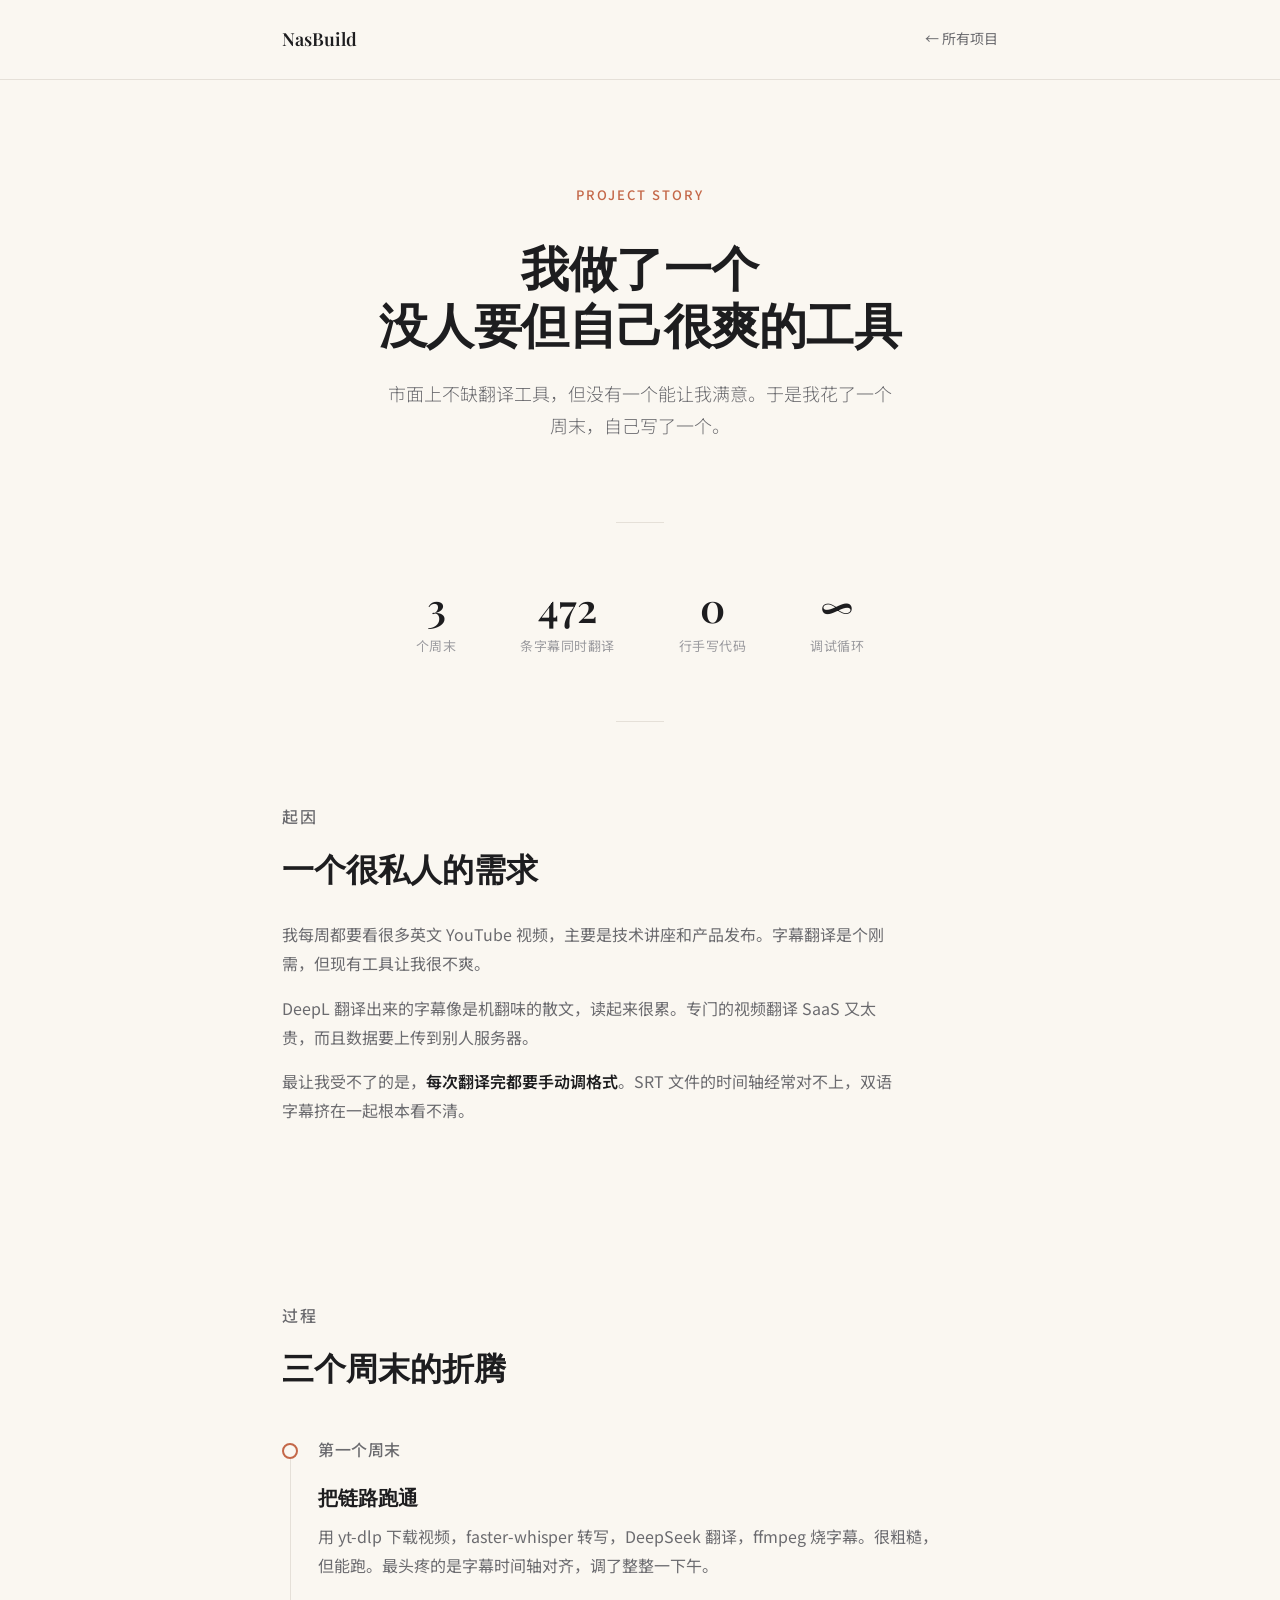
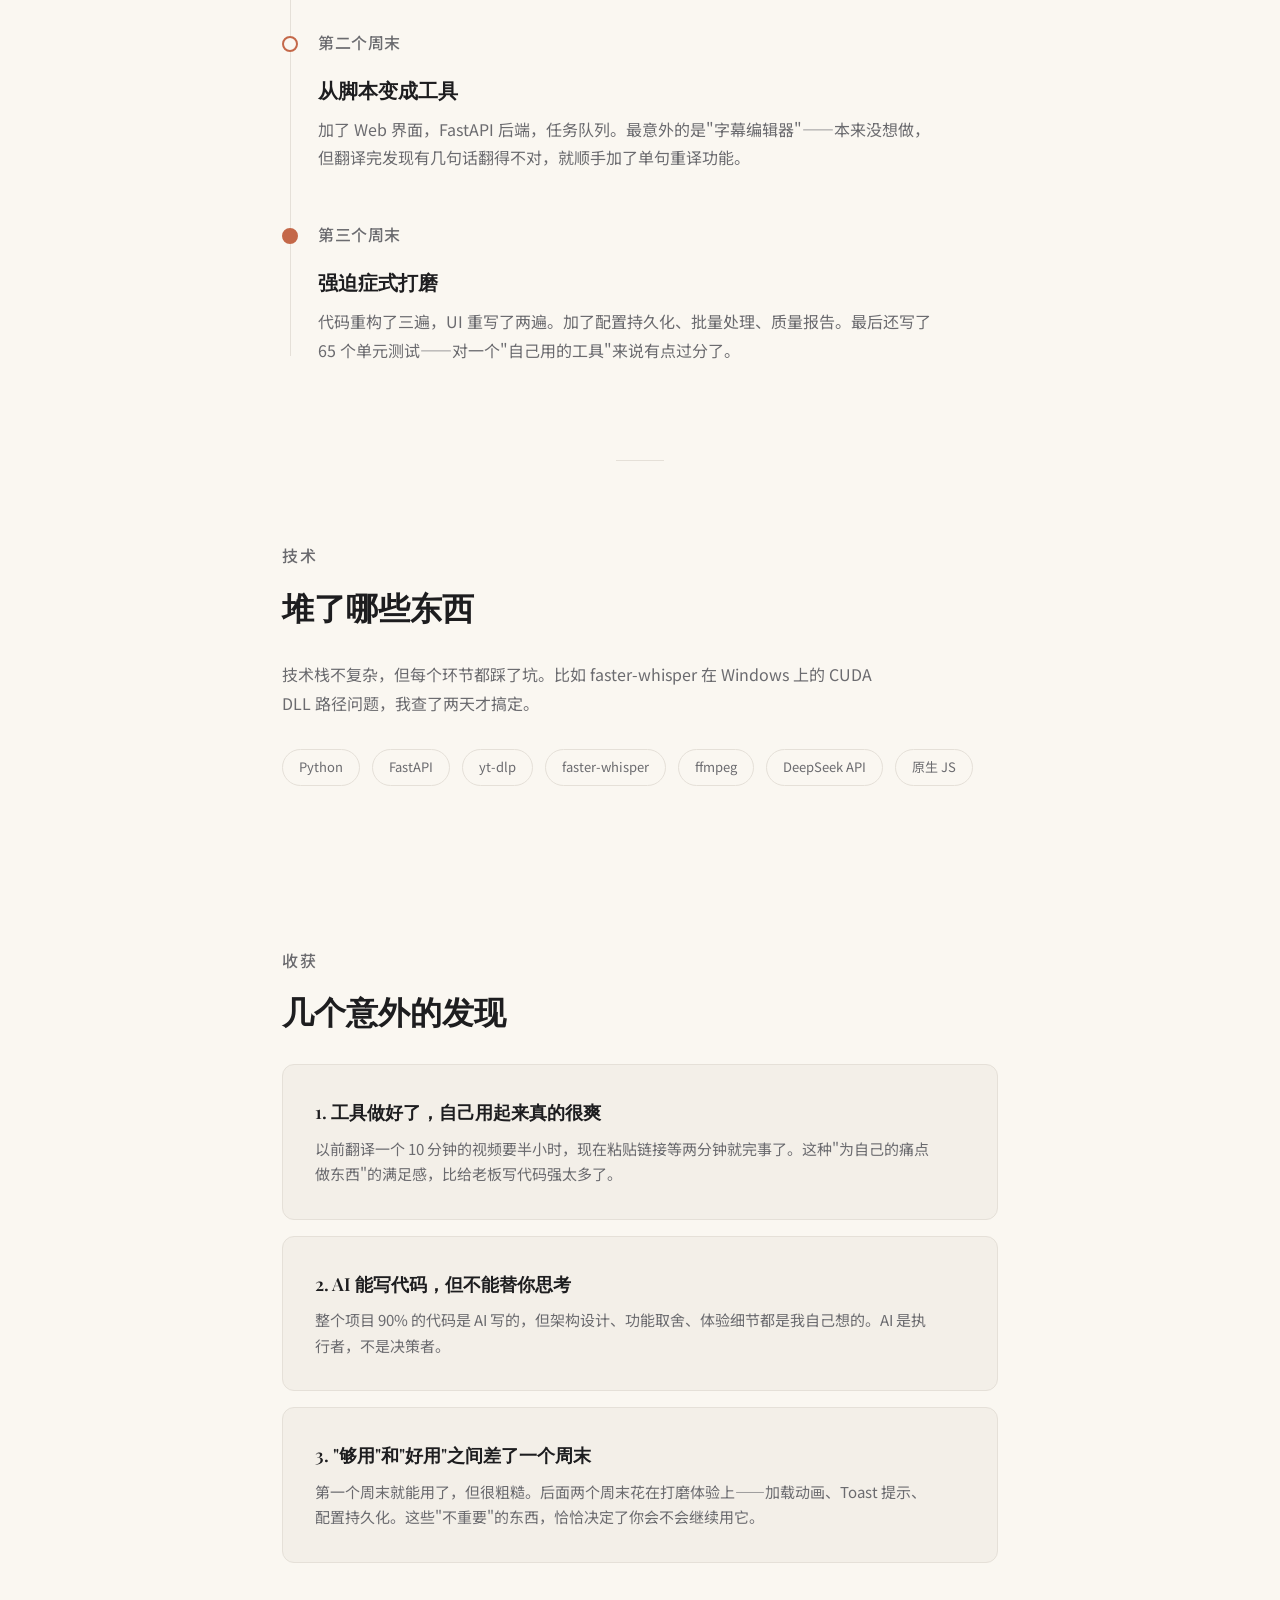
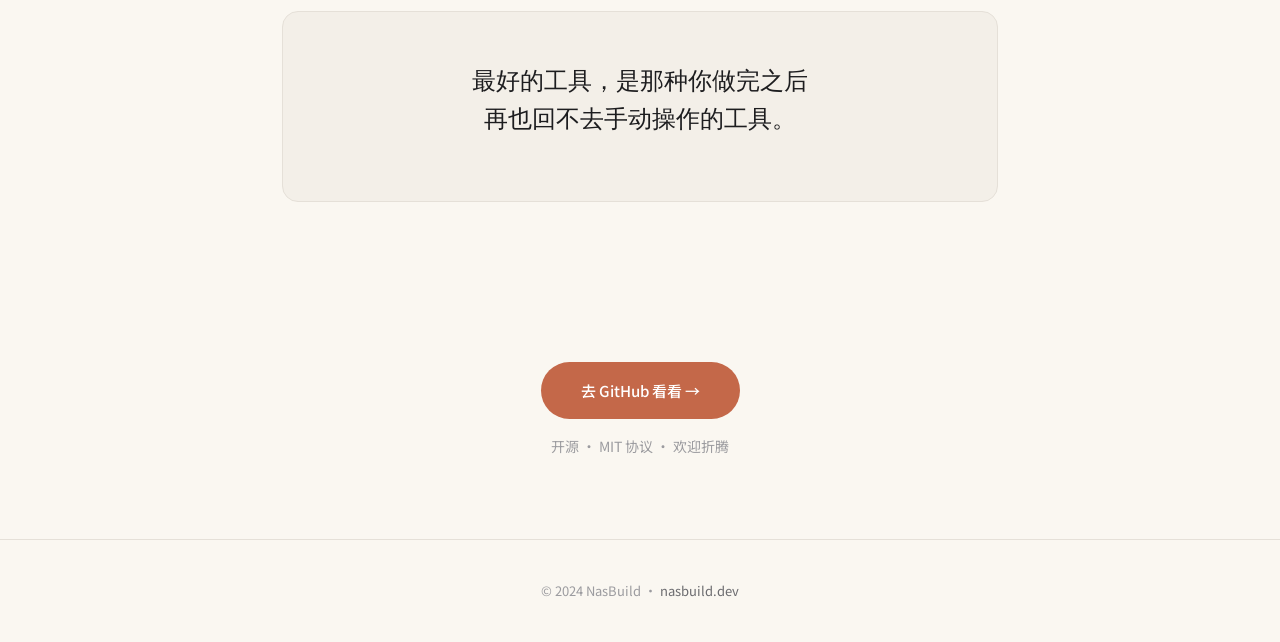
<file: docs/ytsubviewer-dev-story.html>
<!DOCTYPE html>
<html lang="zh">
<head>
<meta charset="UTF-8">
<meta name="viewport" content="width=device-width, initial-scale=1.0">
<title>YTSubViewer — 我做了一个没人要但自己很爽的工具</title>
<link href="https://fonts.googleapis.com/css2?family=Playfair+Display:wght@400;500;600;700&family=Noto+Sans+SC:wght@300;400;500;600&display=swap" rel="stylesheet">
<style>
  :root {
    --bg: #FAF7F1;
    --bg-card: #F3EFE8;
    --text-primary: #1D1D1F;
    --text-secondary: #6B6B6F;
    --text-tertiary: #9B9B9F;
    --accent: #C46849;
    --accent-light: #E8D5CC;
    --border: #E5E0D8;
    --black: #1D1D1F;
    --white: #FFFFFF;
    --serif: 'Playfair Display', 'Georgia', 'Times New Roman', serif;
    --sans: 'Noto Sans SC', -apple-system, BlinkMacSystemFont, 'Segoe UI', sans-serif;
  }

  * { margin: 0; padding: 0; box-sizing: border-box; }

  body {
    font-family: var(--sans);
    background: var(--bg);
    color: var(--text-primary);
    line-height: 1.7;
    -webkit-font-smoothing: antialiased;
    -moz-osx-font-smoothing: grayscale;
  }

  .container {
    max-width: 780px;
    margin: 0 auto;
    padding: 0 32px;
  }

  nav {
    padding: 24px 0;
    border-bottom: 1px solid var(--border);
  }

  nav .container {
    display: flex;
    justify-content: space-between;
    align-items: center;
  }

  nav a {
    font-family: var(--serif);
    font-size: 18px;
    font-weight: 600;
    color: var(--text-primary);
    text-decoration: none;
  }

  nav .back {
    font-family: var(--sans);
    font-size: 14px;
    font-weight: 400;
    color: var(--text-secondary);
    text-decoration: none;
    transition: color 0.2s;
  }

  nav .back:hover { color: var(--text-primary); }

  .hero {
    padding: 100px 0 80px;
    text-align: center;
  }

  .hero-tag {
    display: inline-block;
    font-size: 13px;
    font-weight: 500;
    color: var(--accent);
    letter-spacing: 2px;
    text-transform: uppercase;
    margin-bottom: 32px;
  }

  .hero h1 {
    font-family: var(--serif);
    font-size: 48px;
    font-weight: 600;
    color: var(--text-primary);
    line-height: 1.2;
    margin-bottom: 24px;
    letter-spacing: -0.5px;
  }

  .hero-sub {
    font-size: 18px;
    color: var(--text-secondary);
    max-width: 520px;
    margin: 0 auto;
    font-weight: 300;
    line-height: 1.8;
  }

  .divider {
    width: 48px;
    height: 1px;
    background: var(--border);
    margin: 0 auto;
  }

  .stats {
    display: flex;
    justify-content: center;
    gap: 64px;
    padding: 64px 0;
  }

  .stat { text-align: center; }

  .stat-number {
    font-family: var(--serif);
    font-size: 40px;
    font-weight: 600;
    color: var(--text-primary);
    line-height: 1;
  }

  .stat-label {
    font-size: 13px;
    color: var(--text-tertiary);
    margin-top: 8px;
    letter-spacing: 0.5px;
  }

  .section {
    padding: 80px 0;
  }

  .section-label {
    font-size: 12px;
    font-weight: 500;
    color: var(--accent);
    text-transform: uppercase;
    letter-spacing: 2px;
    margin-bottom: 16px;
  }

  .section h2 {
    font-family: var(--serif);
    font-size: 32px;
    font-weight: 600;
    color: var(--text-primary);
    margin-bottom: 32px;
    line-height: 1.3;
  }

  .section p {
    font-size: 16px;
    color: var(--text-secondary);
    max-width: 620px;
    margin-bottom: 16px;
    line-height: 1.8;
  }

  .section strong {
    color: var(--text-primary);
    font-weight: 600;
  }

  .timeline {
    position: relative;
    padding-left: 36px;
    margin-top: 48px;
  }

  .timeline::before {
    content: '';
    position: absolute;
    left: 8px;
    top: 8px;
    bottom: 8px;
    width: 1px;
    background: var(--border);
  }

  .timeline-item {
    position: relative;
    margin-bottom: 48px;
  }

  .timeline-item:last-child { margin-bottom: 0; }

  .timeline-dot {
    position: absolute;
    left: -36px;
    top: 8px;
    width: 16px;
    height: 16px;
    border-radius: 50%;
    background: var(--bg);
    border: 2px solid var(--accent);
  }

  .timeline-item:last-child .timeline-dot {
    background: var(--accent);
  }

  .timeline-date {
    font-size: 13px;
    font-weight: 500;
    color: var(--accent);
    margin-bottom: 8px;
    letter-spacing: 0.5px;
  }

  .timeline-title {
    font-family: var(--serif);
    font-size: 20px;
    font-weight: 600;
    color: var(--text-primary);
    margin-bottom: 8px;
  }

  .timeline-desc {
    font-size: 15px;
    color: var(--text-secondary);
    line-height: 1.7;
  }

  .tech-list {
    display: flex;
    flex-wrap: wrap;
    gap: 12px;
    margin-top: 32px;
  }

  .tech-item {
    font-size: 13px;
    color: var(--text-secondary);
    padding: 6px 16px;
    border: 1px solid var(--border);
    border-radius: 100px;
  }

  .lesson {
    padding: 32px;
    background: var(--bg-card);
    border: 1px solid var(--border);
    border-radius: 12px;
    margin-bottom: 16px;
  }

  .lesson h3 {
    font-family: var(--serif);
    font-size: 18px;
    font-weight: 600;
    color: var(--text-primary);
    margin-bottom: 8px;
  }

  .lesson p {
    font-size: 15px;
    color: var(--text-secondary);
    line-height: 1.7;
    margin: 0;
  }

  .quote-block {
    padding: 48px;
    background: var(--bg-card);
    border: 1px solid var(--border);
    border-radius: 16px;
    margin-top: 48px;
    text-align: center;
  }

  .quote-block p {
    font-family: var(--serif);
    font-size: 24px;
    font-weight: 500;
    color: var(--text-primary);
    line-height: 1.6;
    max-width: 100%;
  }

  .cta {
    text-align: center;
    padding: 80px 0;
  }

  .cta a {
    display: inline-flex;
    align-items: center;
    gap: 8px;
    padding: 16px 40px;
    background: var(--accent);
    color: var(--white);
    border-radius: 100px;
    text-decoration: none;
    font-size: 15px;
    font-weight: 500;
    transition: background 0.2s;
  }

  .cta a:hover {
    background: #b55a3d;
  }

  .cta p {
    font-size: 14px;
    color: var(--text-tertiary);
    margin-top: 16px;
  }

  footer {
    padding: 40px 0;
    border-top: 1px solid var(--border);
    text-align: center;
  }

  footer p {
    font-size: 13px;
    color: var(--text-tertiary);
  }

  footer a {
    color: var(--text-secondary);
    text-decoration: none;
  }

  footer a:hover {
    color: var(--text-primary);
  }

  @media (max-width: 640px) {
    .hero h1 { font-size: 32px; }
    .stats { flex-direction: column; gap: 32px; }
    .stat-number { font-size: 32px; }
  }
</style>
</head>
<body>

  <nav>
    <div class="container">
      <a href="https://nasbuild.dev">NasBuild</a>
      <a href="https://nasbuild.dev/projects" class="back">← 所有项目</a>
    </div>
  </nav>

  <section class="hero">
    <div class="container">
      <span class="hero-tag">Project Story</span>
      <h1>我做了一个<br>没人要但自己很爽的工具</h1>
      <p class="hero-sub">市面上不缺翻译工具，但没有一个能让我满意。于是我花了一个周末，自己写了一个。</p>
    </div>
  </section>

  <div class="divider"></div>

  <section class="stats">
    <div class="container" style="display:flex;justify-content:center;gap:64px;">
      <div class="stat">
        <div class="stat-number">3</div>
        <div class="stat-label">个周末</div>
      </div>
      <div class="stat">
        <div class="stat-number">472</div>
        <div class="stat-label">条字幕同时翻译</div>
      </div>
      <div class="stat">
        <div class="stat-number">0</div>
        <div class="stat-label">行手写代码</div>
      </div>
      <div class="stat">
        <div class="stat-number">∞</div>
        <div class="stat-label">调试循环</div>
      </div>
    </div>
  </section>

  <div class="divider"></div>

  <section class="section">
    <div class="container">
      <p class="section-label">起因</p>
      <h2>一个很私人的需求</h2>
      <p>我每周都要看很多英文 YouTube 视频，主要是技术讲座和产品发布。字幕翻译是个刚需，但现有工具让我很不爽。</p>
      <p>DeepL 翻译出来的字幕像是机翻味的散文，读起来很累。专门的视频翻译 SaaS 又太贵，而且数据要上传到别人服务器。</p>
      <p>最让我受不了的是，<strong>每次翻译完都要手动调格式</strong>。SRT 文件的时间轴经常对不上，双语字幕挤在一起根本看不清。</p>
    </div>
  </section>

  <section class="section">
    <div class="container">
      <p class="section-label">过程</p>
      <h2>三个周末的折腾</h2>

      <div class="timeline">
        <div class="timeline-item">
          <div class="timeline-dot"></div>
          <p class="timeline-date">第一个周末</p>
          <h3 class="timeline-title">把链路跑通</h3>
          <p class="timeline-desc">用 yt-dlp 下载视频，faster-whisper 转写，DeepSeek 翻译，ffmpeg 烧字幕。很粗糙，但能跑。最头疼的是字幕时间轴对齐，调了整整一下午。</p>
        </div>

        <div class="timeline-item">
          <div class="timeline-dot"></div>
          <p class="timeline-date">第二个周末</p>
          <h3 class="timeline-title">从脚本变成工具</h3>
          <p class="timeline-desc">加了 Web 界面，FastAPI 后端，任务队列。最意外的是"字幕编辑器"——本来没想做，但翻译完发现有几句话翻得不对，就顺手加了单句重译功能。</p>
        </div>

        <div class="timeline-item">
          <div class="timeline-dot"></div>
          <p class="timeline-date">第三个周末</p>
          <h3 class="timeline-title">强迫症式打磨</h3>
          <p class="timeline-desc">代码重构了三遍，UI 重写了两遍。加了配置持久化、批量处理、质量报告。最后还写了 65 个单元测试——对一个"自己用的工具"来说有点过分了。</p>
        </div>
      </div>
    </div>
  </section>

  <div class="divider"></div>

  <section class="section">
    <div class="container">
      <p class="section-label">技术</p>
      <h2>堆了哪些东西</h2>
      <p>技术栈不复杂，但每个环节都踩了坑。比如 faster-whisper 在 Windows 上的 CUDA DLL 路径问题，我查了两天才搞定。</p>
      <div class="tech-list">
        <span class="tech-item">Python</span>
        <span class="tech-item">FastAPI</span>
        <span class="tech-item">yt-dlp</span>
        <span class="tech-item">faster-whisper</span>
        <span class="tech-item">ffmpeg</span>
        <span class="tech-item">DeepSeek API</span>
        <span class="tech-item">原生 JS</span>
      </div>
    </div>
  </section>

  <section class="section">
    <div class="container">
      <p class="section-label">收获</p>
      <h2>几个意外的发现</h2>

      <div class="lesson">
        <h3>1. 工具做好了，自己用起来真的很爽</h3>
        <p>以前翻译一个 10 分钟的视频要半小时，现在粘贴链接等两分钟就完事了。这种"为自己的痛点做东西"的满足感，比给老板写代码强太多了。</p>
      </div>

      <div class="lesson">
        <h3>2. AI 能写代码，但不能替你思考</h3>
        <p>整个项目 90% 的代码是 AI 写的，但架构设计、功能取舍、体验细节都是我自己想的。AI 是执行者，不是决策者。</p>
      </div>

      <div class="lesson">
        <h3>3. "够用"和"好用"之间差了一个周末</h3>
        <p>第一个周末就能用了，但很粗糙。后面两个周末花在打磨体验上——加载动画、Toast 提示、配置持久化。这些"不重要"的东西，恰恰决定了你会不会继续用它。</p>
      </div>

      <div class="quote-block">
        <p>最好的工具，是那种你做完之后<br>再也回不去手动操作的工具。</p>
      </div>
    </div>
  </section>

  <section class="cta">
    <div class="container">
      <a href="https://github.com/moneyperfect/nas-youtube-translator">去 GitHub 看看 →</a>
      <p>开源 · MIT 协议 · 欢迎折腾</p>
    </div>
  </section>

  <footer>
    <div class="container">
      <p>© 2024 NasBuild · <a href="https://nasbuild.dev">nasbuild.dev</a></p>
    </div>
  </footer>

</body>
</html>
</file>
